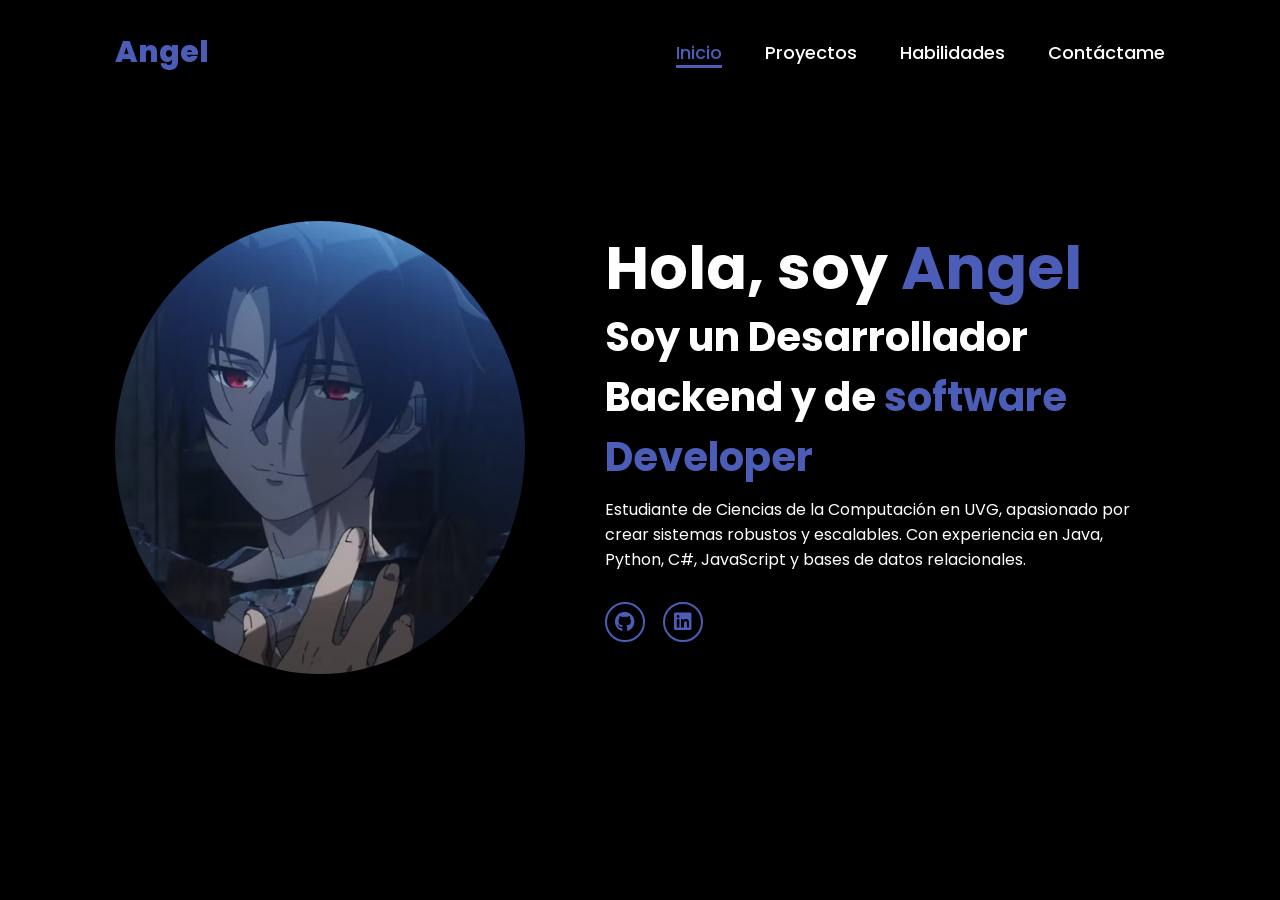
<file: index.html>
<!DOCTYPE html>
<html lang="en">
<head>
    <meta charset="UTF-8">
    <meta name="viewport" content="width=device-width, initial-scale=1.0">
    <link rel="stylesheet" href="https://cdnjs.cloudflare.com/ajax/libs/font-awesome/6.5.2/css/all.min.css">
    <link rel="stylesheet" href="style.css">
    <title>Portafolio Web</title>
</head>
<body>
    <header>
        <a href="#" class="logo">Angel</a>

        <nav>
            <a href="#" class="active">Inicio</a>
            <a href="projects.html">Proyectos</a>
            <a href="skills.html">Habilidades</a>
            <a href="contact.html">Contáctame</a>
        </nav>
    </header>
    <section class="home">
        <div class="home-img">
            <img src="main.png" alt="#">
        </div>
        <div class="home-content">
            <h1>Hola, soy <span>Angel</span></h1>
            <h3 class="typing-text">Soy un Desarrollador Backend y de <span></span></h3>
            <p>Estudiante de Ciencias de la Computación en UVG, apasionado por crear sistemas robustos y escalables. Con experiencia en Java, Python, C#, JavaScript y bases de datos relacionales.</p>
            <div class="social-icons">
                <a href="https://github.com/Armasangel"><i class="fa-brands fa-github"></i></a>
                <a href=""><i class ="fa-brands fa-linkedin"></i></a>
            </div>
        </div>
    </section>
</body>
</html>
</file>
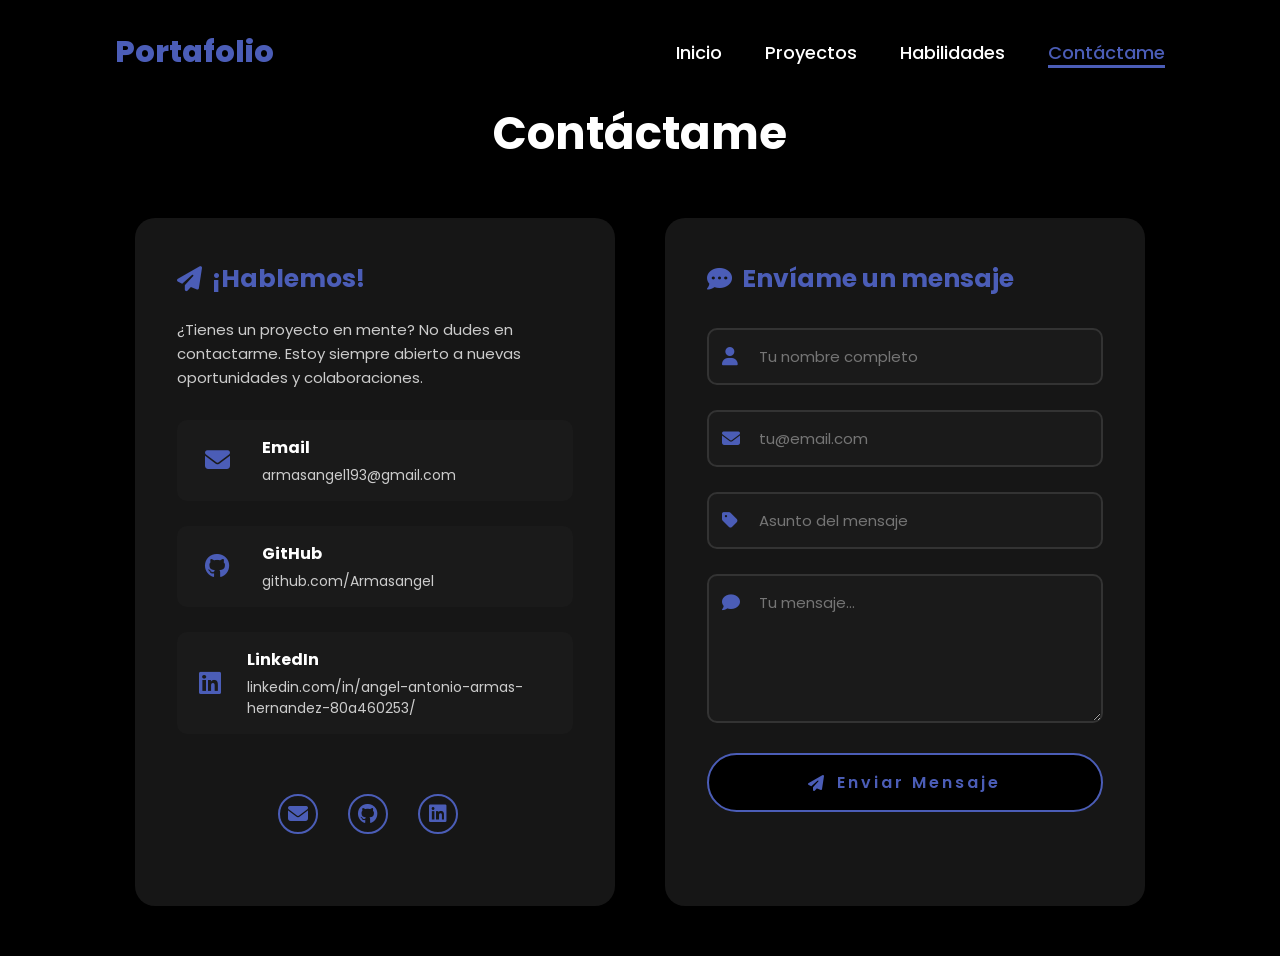
<file: contact.html>
<!DOCTYPE html>
<html lang="es">
<head>
    <meta charset="UTF-8">
    <meta name="viewport" content="width=device-width, initial-scale=1.0">
    <link rel="stylesheet" href="https://cdnjs.cloudflare.com/ajax/libs/font-awesome/6.5.2/css/all.min.css">
    <link rel="stylesheet" href="style.css">
    <title>Contáctame</title>
</head>
<body>
    <!-- HEADER -->
    <header>
        <a href="#" class="logo">Portafolio</a>
        <nav>
            <a href="index.html">Inicio</a>
            <a href="projects.html">Proyectos</a>
            <a href="skills.html">Habilidades</a>
            <a href="contact.html" class="active">Contáctame</a>
        </nav>
    </header>

    <!-- SECTION CONTACT -->
    <section class="contact-section">
        <h2 class="heading">Contáctame</h2>
        
        <div class="contact-container">
            <!-- INFORMACIÓN DE CONTACTO -->
            <div class="contact-info">
                <h3><i class="fas fa-paper-plane"></i> ¡Hablemos!</h3>
                <p>¿Tienes un proyecto en mente? No dudes en contactarme. Estoy siempre abierto a nuevas oportunidades y colaboraciones.</p>
                
                <div class="contact-details">
                    <div class="contact-item">
                        <i class="fas fa-envelope"></i>
                        <div>
                            <h4>Email</h4>
                            <span>armasangel193@gmail.com</span>
                        </div>
                    </div>
                    
                    <div class="contact-item">
                        <i class="fab fa-github"></i>
                        <div>
                            <h4>GitHub</h4>
                            <span>github.com/Armasangel</span>
                        </div>
                    </div>
                    
                    <div class="contact-item">
                        <i class="fab fa-linkedin"></i>
                        <div>
                            <h4>LinkedIn</h4>
                            <span>linkedin.com/in/angel-antonio-armas-hernandez-80a460253/</span>
                        </div>
                    </div>
                </div>

                <div class="social-icons">
                    <a href="mailto: armasangel193@gmail.com" class="social-link">
                        <i class="fas fa-envelope"></i>
                    </a>
                    <a href="https://github.com/Armasangel" class="social-link">
                        <i class="fab fa-github"></i>
                    </a>
                    <a href="https://linkedin.com/in/angel-antonio-armas-hernandez-80a460253" class="social-link">
                        <i class="fab fa-linkedin"></i>
                    </a>
                </div>
            </div>

            <!-- FORMULARIO DE CONTACTO -->
            <div class="contact-form">
                <h3><i class="fas fa-comment-dots"></i> Envíame un mensaje</h3>
                <form action="https://formspree.io/f/xdkynode" method="POST">
                    <div class="input-group">
                        <input type="text" name="name" placeholder="Tu nombre completo" required>
                        <i class="fas fa-user"></i>
                    </div>
                    
                    <div class="input-group">
                        <input type="email" name="email" placeholder="tu@email.com" required>
                        <i class="fas fa-envelope"></i>
                    </div>
                    
                    <div class="input-group">
                        <input type="text" name="subject" placeholder="Asunto del mensaje" required>
                        <i class="fas fa-tag"></i>
                    </div>
                    
                    <div class="input-group">
                        <textarea name="message" placeholder="Tu mensaje..." rows="5" required></textarea>
                        <i class="fas fa-comment"></i>
                    </div>
                    
                    <button type="submit" class="btn">
                        <i class="fas fa-paper-plane"></i> Enviar Mensaje
                    </button>
                </form>
            </div>
        </div>
    </section>
</body>
</html>
</file>
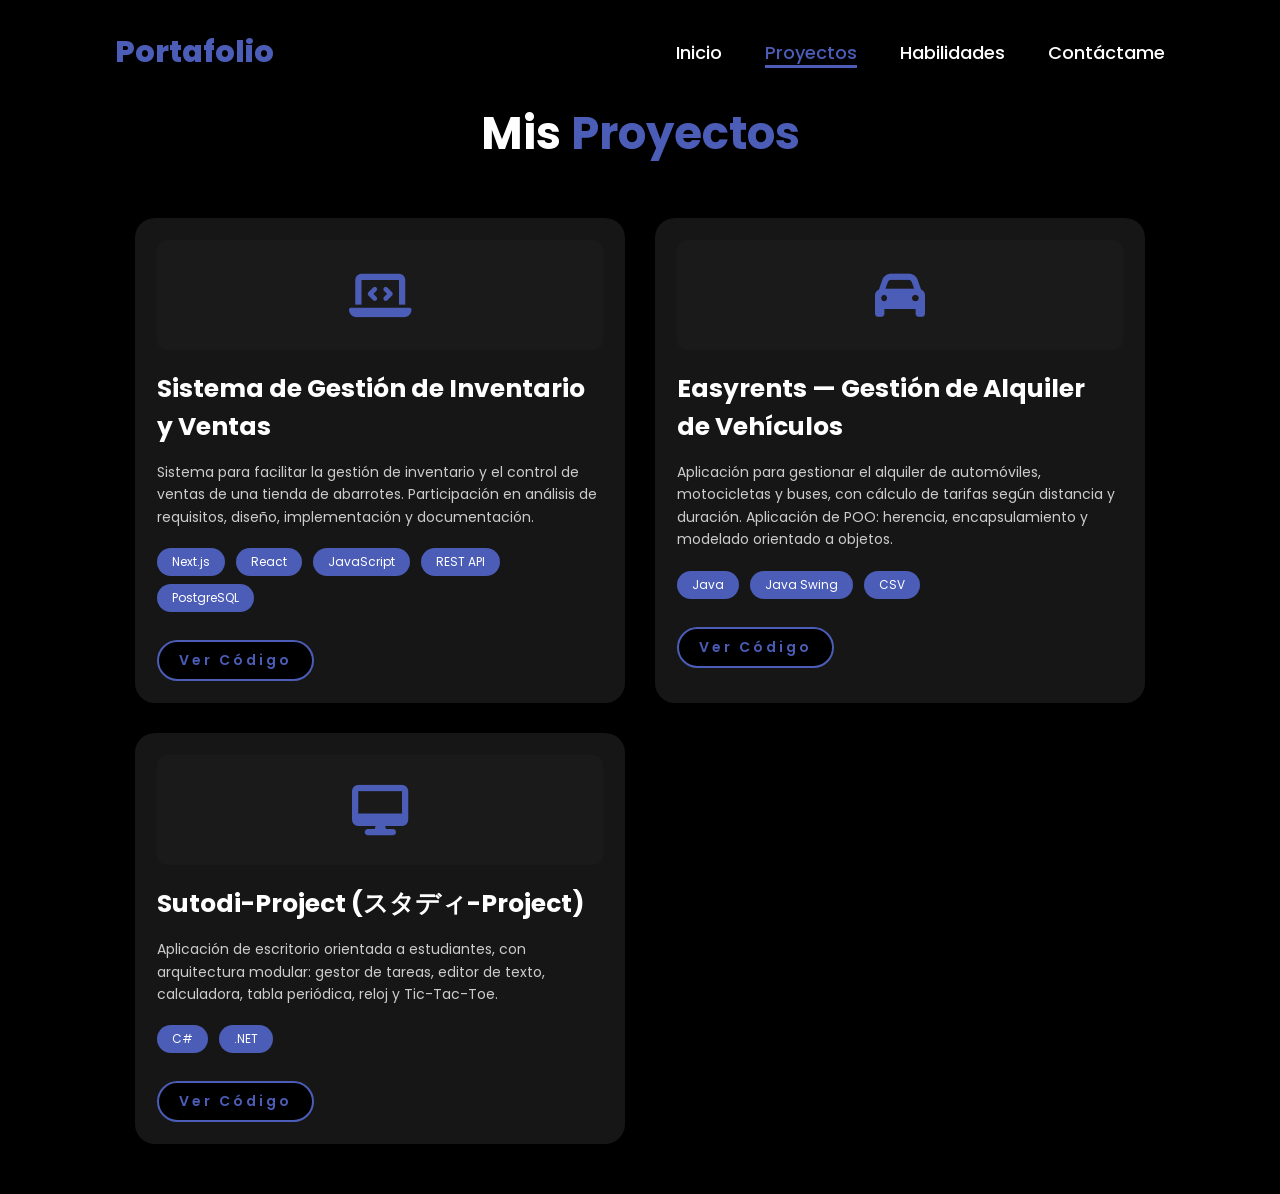
<file: projects.html>
<!DOCTYPE html>
<html lang="es">
<head>
    <meta charset="UTF-8">
    <meta name="viewport" content="width=device-width, initial-scale=1.0">
    <link rel="stylesheet" href="https://cdnjs.cloudflare.com/ajax/libs/font-awesome/6.5.2/css/all.min.css">
    <link rel="stylesheet" href="style.css">
    <title>Mis Proyectos</title>
</head>
<body>
    <!-- HEADER -->
    <header>
        <a href="#" class="logo">Portafolio</a>
        <nav>
            <a href="index.html">Inicio</a>
            <a href="projects.html" class="active">Proyectos</a>
            <a href="skills.html">Habilidades</a>
            <a href="contact.html">Contáctame</a>
        </nav>
    </header>

    <!-- SECTION PROJECTS -->
    <section class="projects">
        <h2 class="heading">Mis <span>Proyectos</span></h2>
        
        <div class="projects-grid">
            <div class="project-card">
                <div class="project-img">
                    <i class="fas fa-laptop-code"></i> <!-- Icono temporal -->
                </div>
                <div class="project-info">
                    <h3>Sistema de Gestión de Inventario y Ventas</h3>
                    <p>Sistema para facilitar la gestión de inventario y el control de ventas de una tienda de abarrotes. Participación en análisis de requisitos, diseño, implementación y documentación.</p>
                    <div class="tech-tags">
                        <span>Next.js</span>
                        <span>React</span>
                        <span>JavaScript</span>
                        <span>REST API</span>
                        <span>PostgreSQL</span>
                    </div>
                    <div class="project-links">
                        <a href="https://github.com/Armasangel/Proyecto-Ing-Software1" class="btn">Ver Código</a>
                    </div>
                </div>
            </div>
            
            <div class="project-card">
                <div class="project-img">
                    <i class="fas fa-car"></i> <!-- Icono temporal -->
                </div>
                <div class="project-info">
                    <h3>Easyrents — Gestión de Alquiler de Vehículos</h3>
                    <p>Aplicación para gestionar el alquiler de automóviles, motocicletas y buses, con cálculo de tarifas según distancia y duración. Aplicación de POO: herencia, encapsulamiento y modelado orientado a objetos.</p>
                    <div class="tech-tags">
                        <span>Java</span>
                        <span>Java Swing</span>
                        <span>CSV</span>
                    </div>
                    <div class="project-links">
                        <a href="https://github.com/Armasangel/ProyectoPOO-Ajustes" class="btn">Ver Código</a>
                    </div>
                </div>
            </div>

            <div class="project-card">
                <div class="project-img">
                    <i class="fas fa-desktop"></i> <!-- Icono temporal -->
                </div>
                <div class="project-info">
                    <h3>Sutodi-Project (スタディ-Project)</h3>
                    <p>Aplicación de escritorio orientada a estudiantes, con arquitectura modular: gestor de tareas, editor de texto, calculadora, tabla periódica, reloj y Tic-Tac-Toe.</p>
                    <div class="tech-tags">
                        <span>C#</span>
                        <span>.NET</span>
                    </div>
                    <div class="project-links">
                        <a href="https://github.com/Armasangel/-Project" class="btn">Ver Código</a>
                    </div>
                </div>
            </div>
        </div>
    </section>
</body>
</html>
</file>
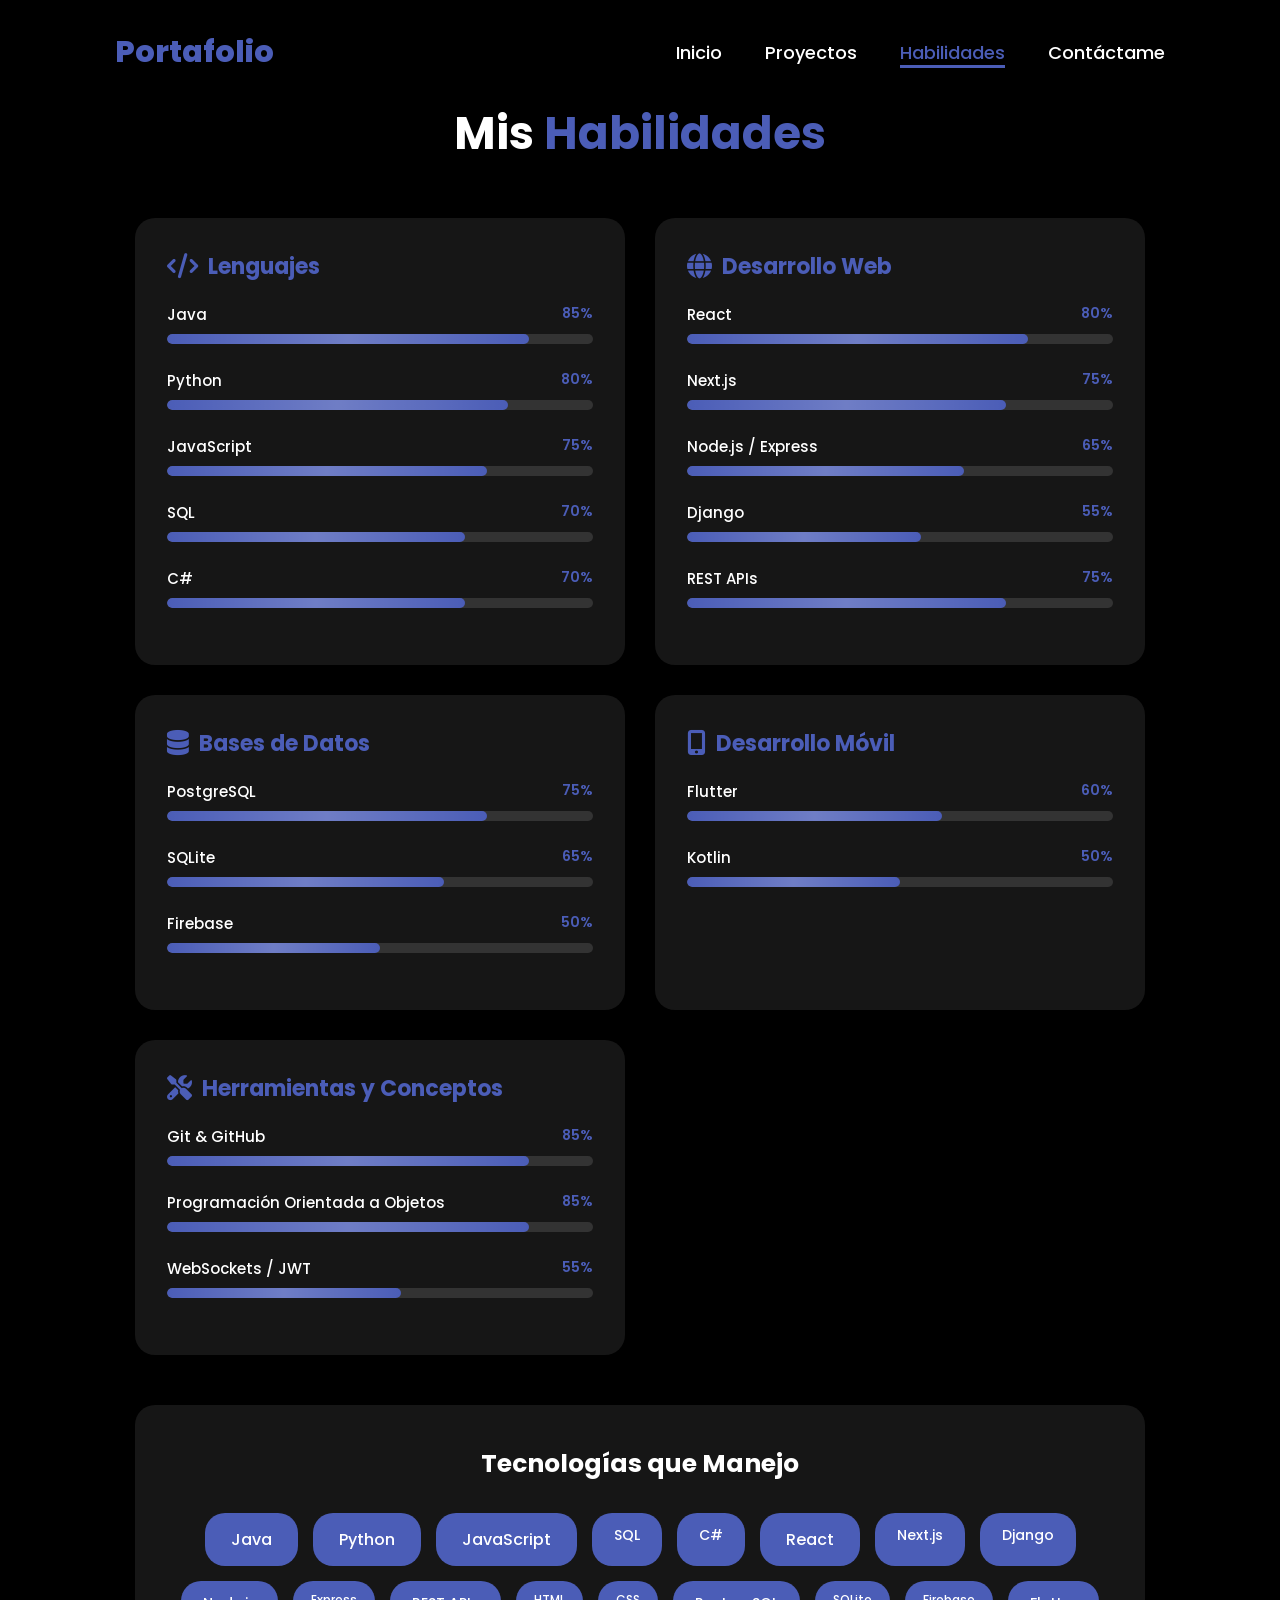
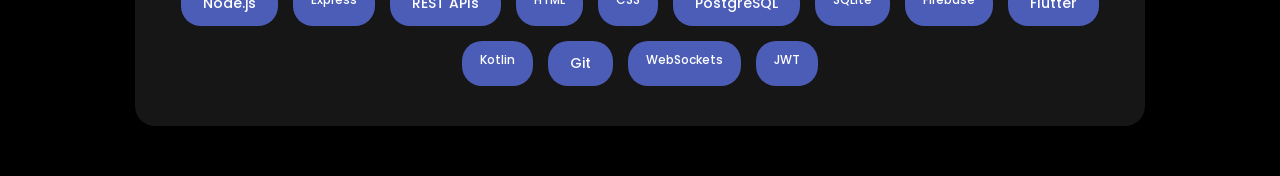
<file: skills.html>
<!DOCTYPE html>
<html lang="es">
<head>
    <meta charset="UTF-8">
    <meta name="viewport" content="width=device-width, initial-scale=1.0">
    <link rel="stylesheet" href="https://cdnjs.cloudflare.com/ajax/libs/font-awesome/6.5.2/css/all.min.css">
    <link rel="stylesheet" href="style.css">
    <title>Mis Habilidades</title>
</head>
<body>
    <!-- HEADER -->
    <header>
        <a href="#" class="logo">Portafolio</a>
        <nav>
            <a href="index.html">Inicio</a>
            <a href="projects.html">Proyectos</a>
            <a href="skills.html" class="active">Habilidades</a>
            <a href="contact.html">Contáctame</a>
        </nav>
    </header>

    <!-- SECTION SKILLS -->
    <section class="skills-section">
        <h2 class="heading">Mis <span>Habilidades</span></h2>
        
        <div class="skills-container">
            <div class="skill-category">
                <h3><i class="fas fa-code"></i> Lenguajes</h3>
                <div class="skill-bar">
                    <div class="skill-info">
                        <span>Java</span>
                        <span>85%</span>
                    </div>
                    <div class="progress"><div class="progress-fill" style="width: 85%"></div></div>
                </div>
                <div class="skill-bar">
                    <div class="skill-info">
                        <span>Python</span>
                        <span>80%</span>
                    </div>
                    <div class="progress"><div class="progress-fill" style="width: 80%"></div></div>
                </div>
                <div class="skill-bar">
                    <div class="skill-info">
                        <span>JavaScript</span>
                        <span>75%</span>
                    </div>
                    <div class="progress"><div class="progress-fill" style="width: 75%"></div></div>
                </div>
                <div class="skill-bar">
                    <div class="skill-info">
                        <span>SQL</span>
                        <span>70%</span>
                    </div>
                    <div class="progress"><div class="progress-fill" style="width: 70%"></div></div>
                </div>
                <div class="skill-bar">
                    <div class="skill-info">
                        <span>C#</span>
                        <span>70%</span>
                    </div>
                    <div class="progress"><div class="progress-fill" style="width: 70%"></div></div>
                </div>
            </div>

            <div class="skill-category">
                <h3><i class="fas fa-globe"></i> Desarrollo Web</h3>
                <div class="skill-bar">
                    <div class="skill-info">
                        <span>React</span>
                        <span>80%</span>
                    </div>
                    <div class="progress"><div class="progress-fill" style="width: 80%"></div></div>
                </div>
                <div class="skill-bar">
                    <div class="skill-info">
                        <span>Next.js</span>
                        <span>75%</span>
                    </div>
                    <div class="progress"><div class="progress-fill" style="width: 75%"></div></div>
                </div>
                <div class="skill-bar">
                    <div class="skill-info">
                        <span>Node.js / Express</span>
                        <span>65%</span>
                    </div>
                    <div class="progress"><div class="progress-fill" style="width: 65%"></div></div>
                </div>
                <div class="skill-bar">
                    <div class="skill-info">
                        <span>Django</span>
                        <span>55%</span>
                    </div>
                    <div class="progress"><div class="progress-fill" style="width: 55%"></div></div>
                </div>
                <div class="skill-bar">
                    <div class="skill-info">
                        <span>REST APIs</span>
                        <span>75%</span>
                    </div>
                    <div class="progress"><div class="progress-fill" style="width: 75%"></div></div>
                </div>
            </div>

            <div class="skill-category">
                <h3><i class="fas fa-database"></i> Bases de Datos</h3>
                <div class="skill-bar">
                    <div class="skill-info">
                        <span>PostgreSQL</span>
                        <span>75%</span>
                    </div>
                    <div class="progress"><div class="progress-fill" style="width: 75%"></div></div>
                </div>
                <div class="skill-bar">
                    <div class="skill-info">
                        <span>SQLite</span>
                        <span>65%</span>
                    </div>
                    <div class="progress"><div class="progress-fill" style="width: 65%"></div></div>
                </div>
                <div class="skill-bar">
                    <div class="skill-info">
                        <span>Firebase</span>
                        <span>50%</span>
                    </div>
                    <div class="progress"><div class="progress-fill" style="width: 50%"></div></div>
                </div>
            </div>

            <div class="skill-category">
                <h3><i class="fas fa-mobile-alt"></i> Desarrollo Móvil</h3>
                <div class="skill-bar">
                    <div class="skill-info">
                        <span>Flutter</span>
                        <span>60%</span>
                    </div>
                    <div class="progress"><div class="progress-fill" style="width: 60%"></div></div>
                </div>
                <div class="skill-bar">
                    <div class="skill-info">
                        <span>Kotlin</span>
                        <span>50%</span>
                    </div>
                    <div class="progress"><div class="progress-fill" style="width: 50%"></div></div>
                </div>
            </div>

            <div class="skill-category">
                <h3><i class="fas fa-tools"></i> Herramientas y Conceptos</h3>
                <div class="skill-bar">
                    <div class="skill-info">
                        <span>Git & GitHub</span>
                        <span>85%</span>
                    </div>
                    <div class="progress"><div class="progress-fill" style="width: 85%"></div></div>
                </div>
                <div class="skill-bar">
                    <div class="skill-info">
                        <span>Programación Orientada a Objetos</span>
                        <span>85%</span>
                    </div>
                    <div class="progress"><div class="progress-fill" style="width: 85%"></div></div>
                </div>
                <div class="skill-bar">
                    <div class="skill-info">
                        <span>WebSockets / JWT</span>
                        <span>55%</span>
                    </div>
                    <div class="progress"><div class="progress-fill" style="width: 55%"></div></div>
                </div>
            </div>
        </div>

        <!-- NUBE DE TECNOLOGÍAS -->
        <div class="skills-cloud">
            <h3>Tecnologías que Manejo</h3>
            <div class="tags-container">
                <span class="tag large">Java</span>
                <span class="tag large">Python</span>
                <span class="tag large">JavaScript</span>
                <span class="tag medium">SQL</span>
                <span class="tag medium">C#</span>
                <span class="tag large">React</span>
                <span class="tag medium">Next.js</span>
                <span class="tag medium">Django</span>
                <span class="tag medium">Node.js</span>
                <span class="tag small">Express</span>
                <span class="tag medium">REST APIs</span>
                <span class="tag small">HTML</span>
                <span class="tag small">CSS</span>
                <span class="tag medium">PostgreSQL</span>
                <span class="tag small">SQLite</span>
                <span class="tag small">Firebase</span>
                <span class="tag medium">Flutter</span>
                <span class="tag small">Kotlin</span>
                <span class="tag medium">Git</span>
                <span class="tag small">WebSockets</span>
                <span class="tag small">JWT</span>
            </div>
        </div>
    </section>
</body>
</html>
</file>
<file: style.css>
@import url('https://fonts.googleapis.com/css2?family=Poppins:wght@100;200;300;400;500;600&display=swap');

*{
    margin: 0;
    padding: 0;
    box-sizing: border-box;
    text-decoration: none;
    border: none;
    outline: none;
    font-family: 'Poppins', sans-serif;
}

html{
    font-size: 62.5%;
}

body{
    width: 100%;
    height: 100vh;
    overflow-x: hidden;
    background-color: black;
    color: white;
}

header{
    margin-top: 20px;
    position: fixed;
    top: 0;
    left: 0;
    width: 100%;
    padding: 1rem 9%;
    background-color: transparent;
    filter: drop-shadow(10px);
    display: flex;
    justify-content: space-between;
    align-items: center;
    z-index: 100;
}

.logo{
    font-size: 3rem;
    color: #4B5DB7;
    font-weight: 800;
    cursor: pointer;
    transition: 0.5s ease;
}

.logo:hover{
    transform: scale(1.1);
}

nav a{
    font-size: 1.8rem;
    color: white;
    margin-left: 4rem;
    font-weight: 500;
    transition: 0.3s ease;
    border-bottom: 3px solid transparent;
}

nav a:hover,
nav a.active{
    color: #4B5DB7;
    border-bottom: 3px solid #4B5DB7;
}

@media(max-width:995px){
    nav{
        position: absolute;
        display: none;
        top: 0;
        right: 0;
        width: 40%;
        border-left: 3px solid #4B5DB7;
        border-bottom: 3px solid #4B5DB7;
        border-bottom-left-radius: 2rem;
        padding: 1rem solid;
        background-color: #161616;
        border-top: 0.1rem solid rgba(0,0,0,0.1);
    }

    nav.active{
        display: block;
    }

    nav a{
        display: block;
        font-size: 2rem;
        margin: 3rem 0;
    }

    nav a:hover,
    nav a.active{
        padding: 1rem;
        border-radius: 0.5rem;
        border-bottom: 0.5rem solid #4B5DB7;
    }
}

section{
    min-height: 100vh;
    padding: 5rem 9% 5rem;
}

.home{
    display: flex;
    justify-content: center;
    align-items: center;
    gap: 8rem;
    background-color: black;
}

.home .home-content h1{
    font-size: 6rem;
    font-weight: 700;
    line-height: 1.3;
}

span{
    color: #4B5DB7;
}

.home-content h3{
    font-size: 4rem;
    margin-bottom: 1rem;
    font-weight: 700;
}

.home-content p{
    font-size: 1.6rem;
}

.home-img{
    border-radius: 50%;
}

.home-img img{
    position: relative;
    width: 32vw;
    border-radius: 50%;
    box-shadow: 0 0 25px solid #4B5DB7;
    cursor: pointer;
    transition: 0.2s linear;
}

.home-img img:hover{
    font-size: 1.8rem;
    font-weight: 500;
}

.social-icons a{
    display: inline-flex;
    justify-content: center;
    align-items: center;
    width: 4rem;
    height: 4rem;
    background-color: transparent;
    border: 0.2rem solid #4B5DB7;
    font-size: 2rem;
    border-radius: 50%;
    margin: 3rem 1.5rem 3rem 0;
    transition: 0.3s ease;
    color: #4B5DB7;
}

.social-icons a:hover{
    color: black;
    transform: scale(1.3) translateY(-5px);
    background-color: #4B5DB7;
    box-shadow: 0  0 25px #4B5DB7;
}

.btn{
    display: inline-block;
    padding: 1rem 2.8rem;
    background-color: black;
    border-radius: 4rem;
    font-size: 1.6rem;
    color: #4B5DB7;
    letter-spacing: 0.3rem;
    font-weight: 600;
    border: 2px solid #4B5DB7;
    transition: 0.3s ease;
    cursor: pointer;
}

.btn:hover{
    transform: scale3d(1.03);
    background-color: #4B5DB7;
    color: black;
    box-shadow: 0 0 25px #4B5DB7;
}

.typing-text{
    font-size: 4rem;
    font-weight: 300;
    min-width: 280px;
}

.typing-text span{
    position: relative;
}

.typing-text span::before{
    content: "software Developer";
    color: #4B5DB7;
    animation: words 10s infinite;
}

.typing-text span::after{
    content: "";
    background-color: black;
    position: absolute;
    width: calc(5%);
    height: 50%;
    border-left: 3px solid black;
    right: -1;
    animation: cursor 0.6s infinite;
}

/* PROJECTS SECTION */
.projects {
    background-color: black;
    padding-top: 10rem;
}

.heading {
    font-size: 4.5rem;
    text-align: center;
    margin-bottom: 5rem;
}

.projects-grid {
    display: grid;
    grid-template-columns: repeat(auto-fit, minmax(350px, 1fr));
    gap: 3rem;
    padding: 0 2rem;
}

.project-card {
    background: #161616;
    border-radius: 2rem;
    padding: 2rem;
    transition: 0.3s ease;
    border: 2px solid transparent;
    display: flex;
    flex-direction: column;
    height: 100%;
}

.project-card:hover {
    transform: translateY(-10px);
    border-color: #4B5DB7;
    box-shadow: 0 10px 30px rgba(75, 93, 183, 0.3);
}

.project-img {
    text-align: center;
    margin-bottom: 2rem;
    background: #1a1a1a;
    border-radius: 1rem;
    padding: 3rem;
}

.project-img i {
    font-size: 5rem;
    color: #4B5DB7;
}

.project-info h3 {
    font-size: 2.5rem;
    margin-bottom: 1.5rem;
    color: white;
}

.project-info p {
    font-size: 1.4rem;
    margin-bottom: 2rem;
    line-height: 1.6;
    color: #ccc;
}

.tech-tags {
    margin-bottom: 2rem;
    flex-grow: 1;
}

.tech-tags span {
    background: #4B5DB7;
    padding: 0.5rem 1.5rem;
    border-radius: 2rem;
    font-size: 1.2rem;
    margin-right: 0.8rem;
    margin-bottom: 0.8rem;
    display: inline-block;
    color: white;
}

.project-links {
    display: flex;
    gap: 1rem;
    flex-wrap: wrap;
}

.project-links .btn {
    padding: 0.8rem 2rem;
    font-size: 1.4rem;
}

/* SKILLS SECTION */
.skills-section {
    background-color: black;
    padding-top: 10rem;
}

.skills-container {
    display: grid;
    grid-template-columns: repeat(auto-fit, minmax(350px, 1fr));
    gap: 3rem;
    margin-bottom: 5rem;
    padding: 0 2rem;
}

.skill-category {
    background: #161616;
    padding: 3rem;
    border-radius: 2rem;
    border: 2px solid transparent;
    transition: 0.3s ease;
}

.skill-category:hover {
    border-color: #4B5DB7;
    transform: translateY(-5px);
}

.skill-category h3 {
    font-size: 2.2rem;
    margin-bottom: 2rem;
    color: #4B5DB7;
    display: flex;
    align-items: center;
    gap: 1rem;
}

.skill-category h3 i {
    font-size: 2.5rem;
}

.skill-bar {
    margin-bottom: 2.5rem;
}

.skill-info {
    display: flex;
    justify-content: space-between;
    margin-bottom: 0.8rem;
}

.skill-info span:first-child {
    font-size: 1.5rem;
    font-weight: 500;
    color: white;
}

.skill-info span:last-child {
    font-size: 1.4rem;
    color: #4B5DB7;
    font-weight: 600;
}

.progress {
    background: #333;
    border-radius: 1rem;
    height: 10px;
    overflow: hidden;
}

.progress-fill {
    background: #4B5DB7;
    height: 100%;
    border-radius: 1rem;
    transition: width 1.5s ease-in-out;
    position: relative;
}

.progress-fill::after {
    content: '';
    position: absolute;
    top: 0;
    left: 0;
    height: 100%;
    width: 100%;
    background: linear-gradient(90deg, transparent, rgba(255,255,255,0.2), transparent);
    animation: shimmer 2s infinite;
}

@keyframes shimmer {
    0% { transform: translateX(-100%); }
    100% { transform: translateX(100%); }
}

/* NUBE DE TECNOLOGÍAS */
.skills-cloud {
    background: #161616;
    padding: 4rem;
    border-radius: 2rem;
    margin: 0 2rem;
}

.skills-cloud h3 {
    font-size: 2.5rem;
    text-align: center;
    margin-bottom: 3rem;
    color: white;
}

.tags-container {
    display: flex;
    flex-wrap: wrap;
    justify-content: center;
    gap: 1.5rem;
}

.tag {
    background: #4B5DB7;
    color: white;
    padding: 1rem 2rem;
    border-radius: 2rem;
    font-weight: 500;
    transition: 0.3s ease;
    border: 2px solid transparent;
}

.tag:hover {
    transform: translateY(-3px);
    background: transparent;
    border-color: #4B5DB7;
    box-shadow: 0 5px 15px rgba(75, 93, 183, 0.3);
}

.tag.large { font-size: 1.6rem; padding: 1.2rem 2.4rem; }
.tag.medium { font-size: 1.4rem; padding: 1rem 2rem; }
.tag.small { font-size: 1.2rem; padding: 0.8rem 1.6rem; }

/* CONTACT SECTION */
.contact-section {
    background-color: black;
    padding-top: 10rem;
}

.contact-container {
    display: grid;
    grid-template-columns: 1fr 1fr;
    gap: 5rem;
    padding: 0 2rem;
    max-width: 1200px;
    margin: 0 auto;
}

/* INFORMACIÓN DE CONTACTO */
.contact-info {
    background: #161616;
    padding: 4rem;
    border-radius: 2rem;
    border: 2px solid transparent;
    transition: 0.3s ease;
    height: fit-content;
}

.contact-info:hover {
    border-color: #4B5DB7;
}

.contact-info h3 {
    font-size: 2.5rem;
    margin-bottom: 2rem;
    color: #4B5DB7;
    display: flex;
    align-items: center;
    gap: 1rem;
}

.contact-info p {
    font-size: 1.5rem;
    line-height: 1.6;
    margin-bottom: 3rem;
    color: #ccc;
}

.contact-details {
    margin-bottom: 3rem;
}

.contact-item {
    display: flex;
    align-items: center;
    gap: 2rem;
    margin-bottom: 2.5rem;
    padding: 1.5rem;
    background: #1a1a1a;
    border-radius: 1rem;
    transition: 0.3s ease;
}

.contact-item:hover {
    transform: translateX(10px);
    background: #1f1f1f;
}

.contact-item i {
    font-size: 2.5rem;
    color: #4B5DB7;
    width: 50px;
    text-align: center;
}

.contact-item h4 {
    font-size: 1.6rem;
    color: white;
    margin-bottom: 0.5rem;
}

.contact-item span {
    font-size: 1.4rem;
    color: #ccc;
}

.contact-info .social-icons {
    display: flex;
    gap: 1.5rem;
    justify-content: center;
}

.social-link {
    display: inline-flex;
    justify-content: center;
    align-items: center;
    width: 5rem;
    height: 5rem;
    background: #1a1a1a;
    border: 2px solid #4B5DB7;
    font-size: 2.2rem;
    border-radius: 50%;
    transition: 0.3s ease;
    color: #4B5DB7;
}

.social-link:hover {
    background: #4B5DB7;
    color: black;
    transform: translateY(-5px);
    box-shadow: 0 5px 15px rgba(75, 93, 183, 0.3);
}

/* FORMULARIO DE CONTACTO */
.contact-form {
    background: #161616;
    padding: 4rem;
    border-radius: 2rem;
    border: 2px solid transparent;
    transition: 0.3s ease;
}

.contact-form:hover {
    border-color: #4B5DB7;
}

.contact-form h3 {
    font-size: 2.5rem;
    margin-bottom: 3rem;
    color: #4B5DB7;
    display: flex;
    align-items: center;
    gap: 1rem;
}

.input-group {
    position: relative;
    margin-bottom: 2.5rem;
}

.input-group input,
.input-group textarea {
    width: 100%;
    padding: 1.5rem 1.5rem 1.5rem 5rem;
    background: #1a1a1a;
    border: 2px solid #333;
    border-radius: 1rem;
    color: white;
    font-size: 1.5rem;
    transition: 0.3s ease;
}

.input-group textarea {
    resize: vertical;
    min-height: 120px;
}

.input-group input:focus,
.input-group textarea:focus {
    border-color: #4B5DB7;
    background: #1f1f1f;
}

.input-group i {
    position: absolute;
    left: 1.5rem;
    top: 50%;
    transform: translateY(-50%);
    font-size: 1.8rem;
    color: #4B5DB7;
}

.input-group textarea + i {
    top: 2rem;
    transform: none;
}

.contact-form .btn {
    width: 100%;
    padding: 1.5rem;
    font-size: 1.6rem;
    display: flex;
    align-items: center;
    justify-content: center;
    gap: 1rem;
    transition: 0.3s ease;
}

.contact-form .btn:hover {
    transform: translateY(-3px);
    box-shadow: 0 10px 25px rgba(75, 93, 183, 0.4);
}

/* RESPONSIVE */
@media (max-width: 995px) {
    .contact-container {
        grid-template-columns: 1fr;
        gap: 3rem;
    }
    
    .contact-info,
    .contact-form {
        padding: 3rem;
    }
}

@media (max-width: 768px) {
    .contact-container {
        padding: 0 1rem;
    }
    
    .contact-info,
    .contact-form {
        padding: 2rem;
    }
    
    .contact-item {
        flex-direction: column;
        text-align: center;
        gap: 1rem;
    }
}

@keyframes cursor{
    to{
        border-left: 3px solid #4B5DB7;
    }
}

@keyframes words{
    0%, 50%{
        content: "Software de escritorio";
    }
    51%, 100%{
        content: "Aplicaciones móviles";
    }
}

@media (max-width: 100px){
    .home{
        gap: 4rem;
    }
}

@media(max-width:995px){
    .home{
        flex-direction: column;
        margin: 5rem 4rem;
    }

    .home .home-content h3{
        font-size: 2.5rem;
    }

    .home-content h1{
        font-size: 5rem;
    }

    .home-img img{
        width: 70vw;
        margin-top: 4rem;
    }
}
</file>
